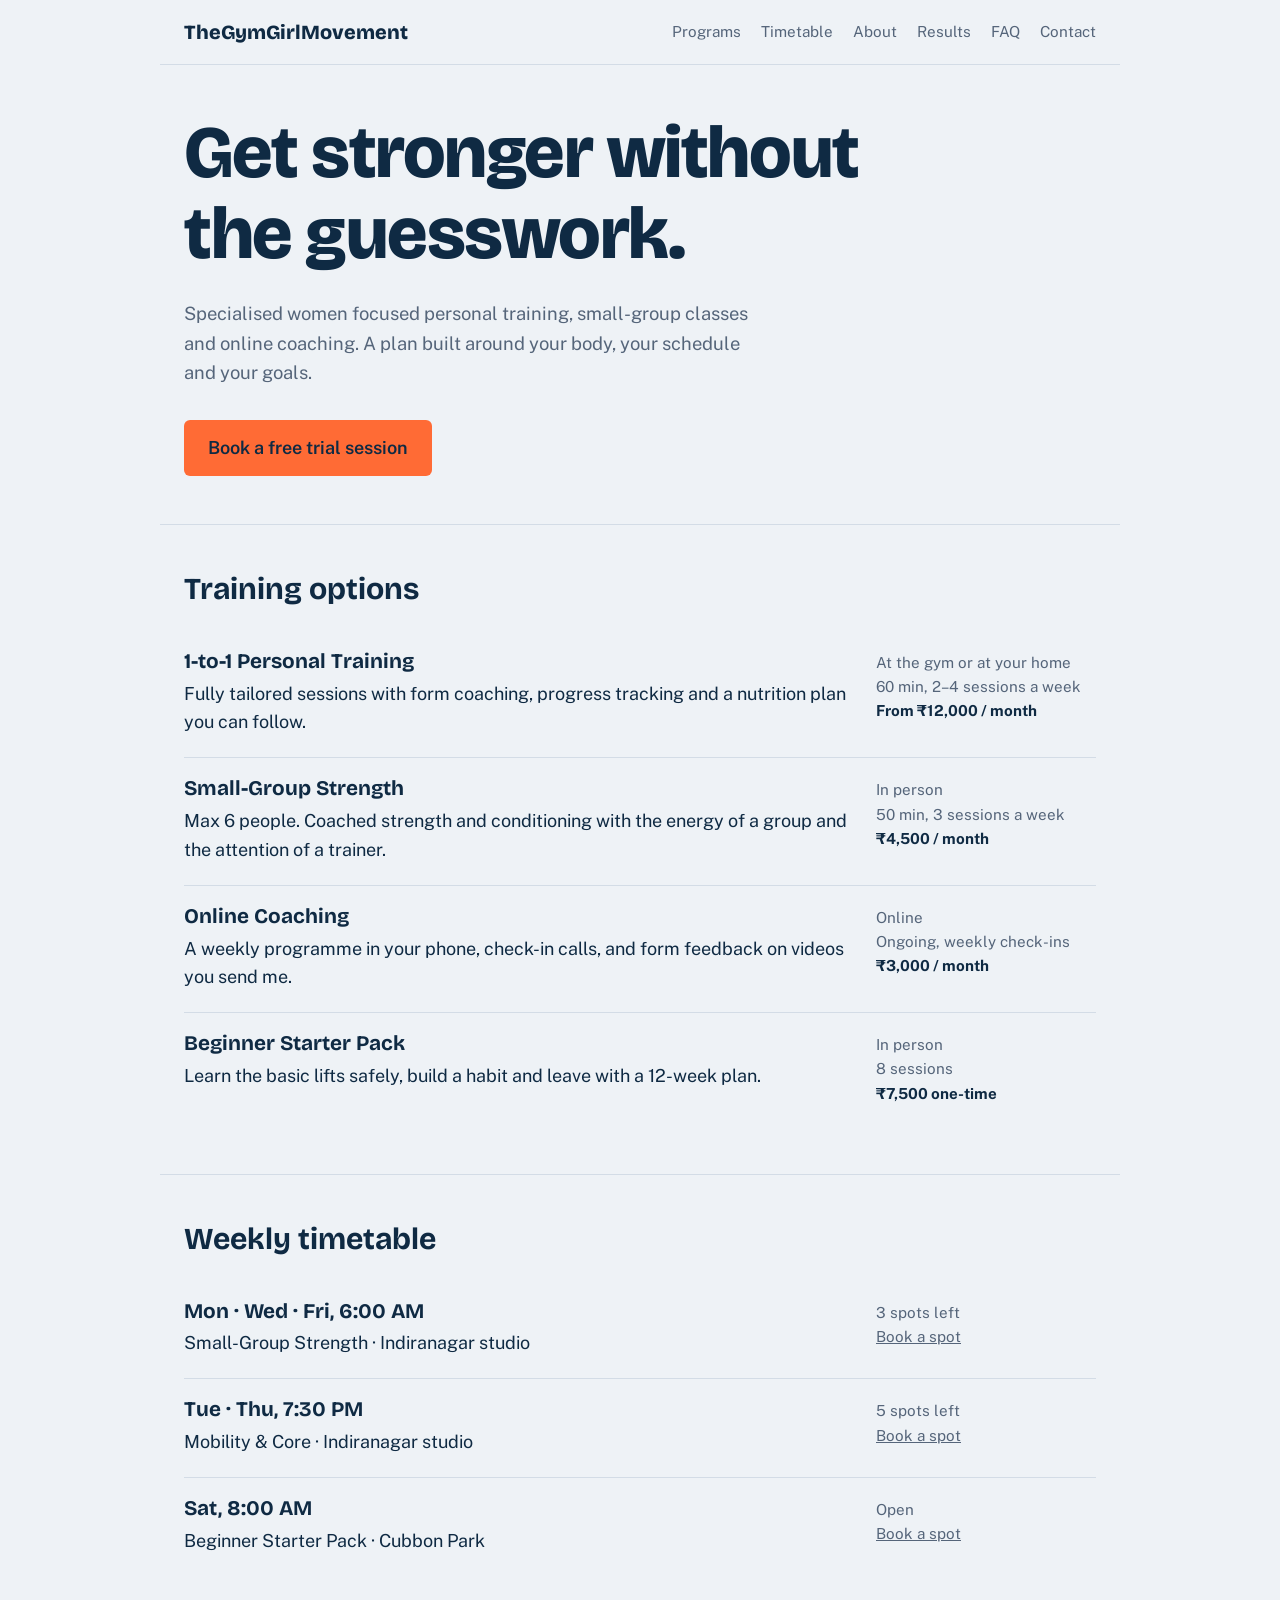
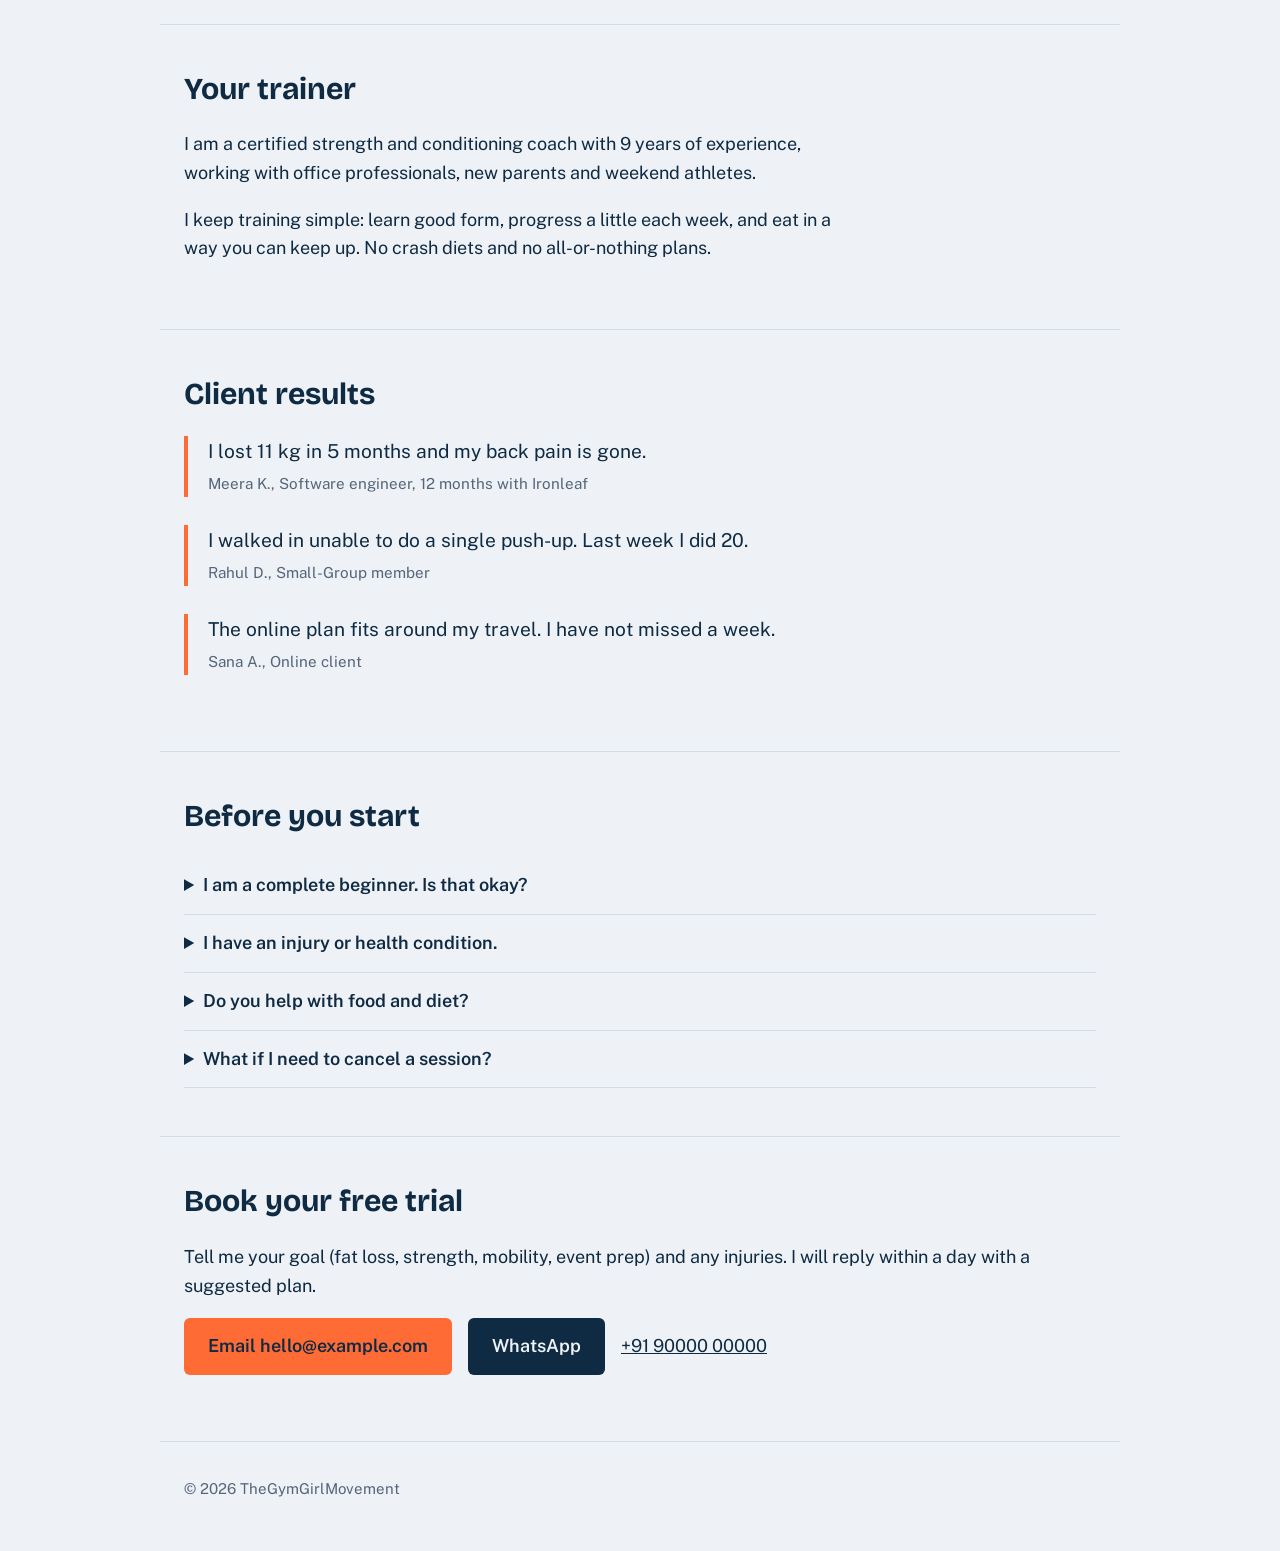
<file: index.html>
<!DOCTYPE html>
<html lang="en">
<head>
  <meta charset="utf-8">
  <meta name="viewport" content="width=device-width, initial-scale=1">
  <title>Training</title>
  <meta name="description" content="Personal training, group classes and online coaching">
  <link rel="preconnect" href="https://fonts.googleapis.com">
  <link rel="preconnect" href="https://fonts.gstatic.com" crossorigin>
  <link href="https://fonts.googleapis.com/css2?family=Bricolage+Grotesque:wght@600;800&family=Public+Sans:wght@400;600&display=swap" rel="stylesheet">
  <link rel="stylesheet" href="style.css">
</head>
<body>
  <header class="top wrap">
    <a href="#" class="brand" id="brand"></a>
    <nav id="nav"></nav>
  </header>

  <main>
    <section class="hero wrap">
      <h1 id="tagline"></h1>
      <p class="lead" id="intro"></p>
      <a class="btn" id="cta" href="#contact"></a>
    </section>

    <section id="programs" class="wrap"><h2>Programs</h2><div id="programs-list"></div></section>
    <section id="sessions" class="wrap"><h2>Upcoming sessions</h2><div id="sessions-list"></div></section>
    <section id="about" class="wrap"><h2 id="about-heading"></h2><div id="about-text"></div></section>
    <section id="testimonials" class="wrap"><h2>What clients say</h2><div id="testimonials-list"></div></section>
    <section id="faq" class="wrap"><h2>Questions</h2><div id="faq-list"></div></section>
    <section id="contact" class="wrap"><h2>Get in touch</h2><div id="contact-body"></div></section>
  </main>

  <footer class="wrap"><small id="footer"></small></footer>

  <script src="content.js"></script>
  <script src="script.js"></script>
</body>
</html>
</file>
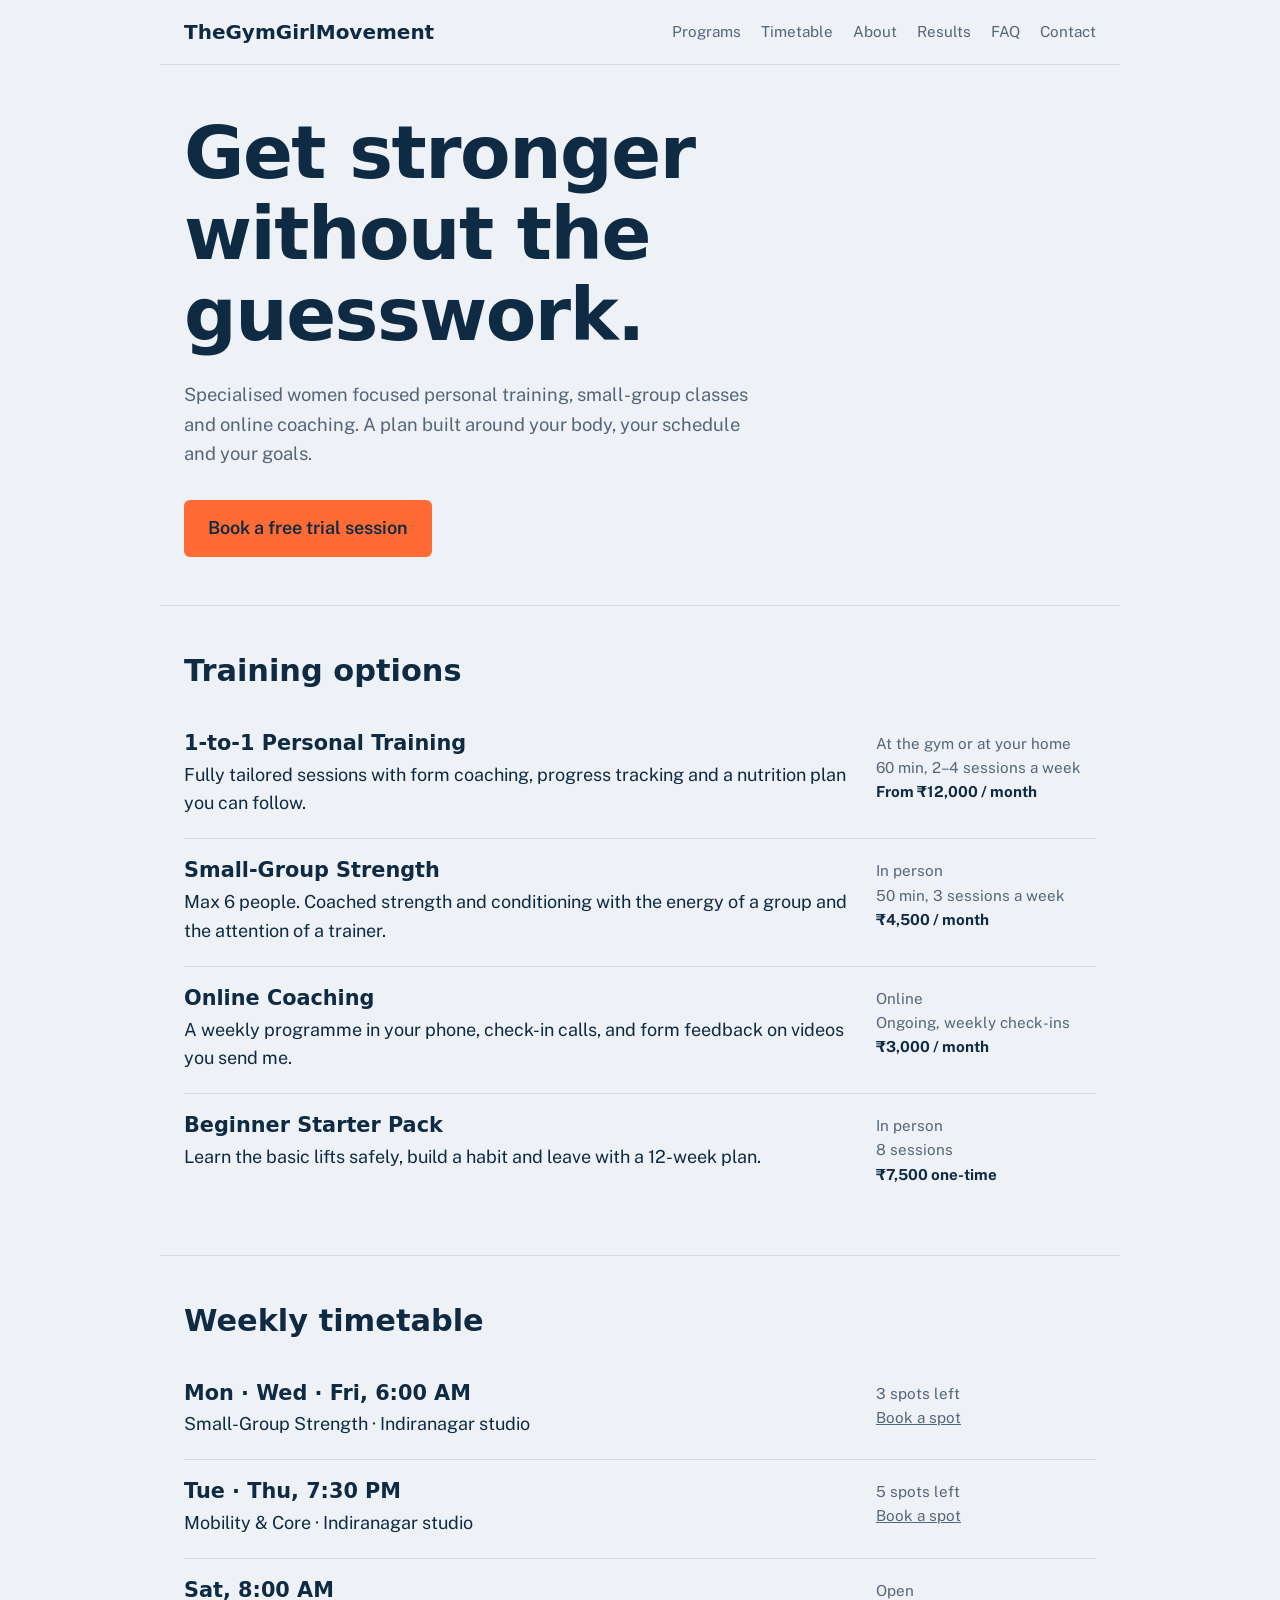
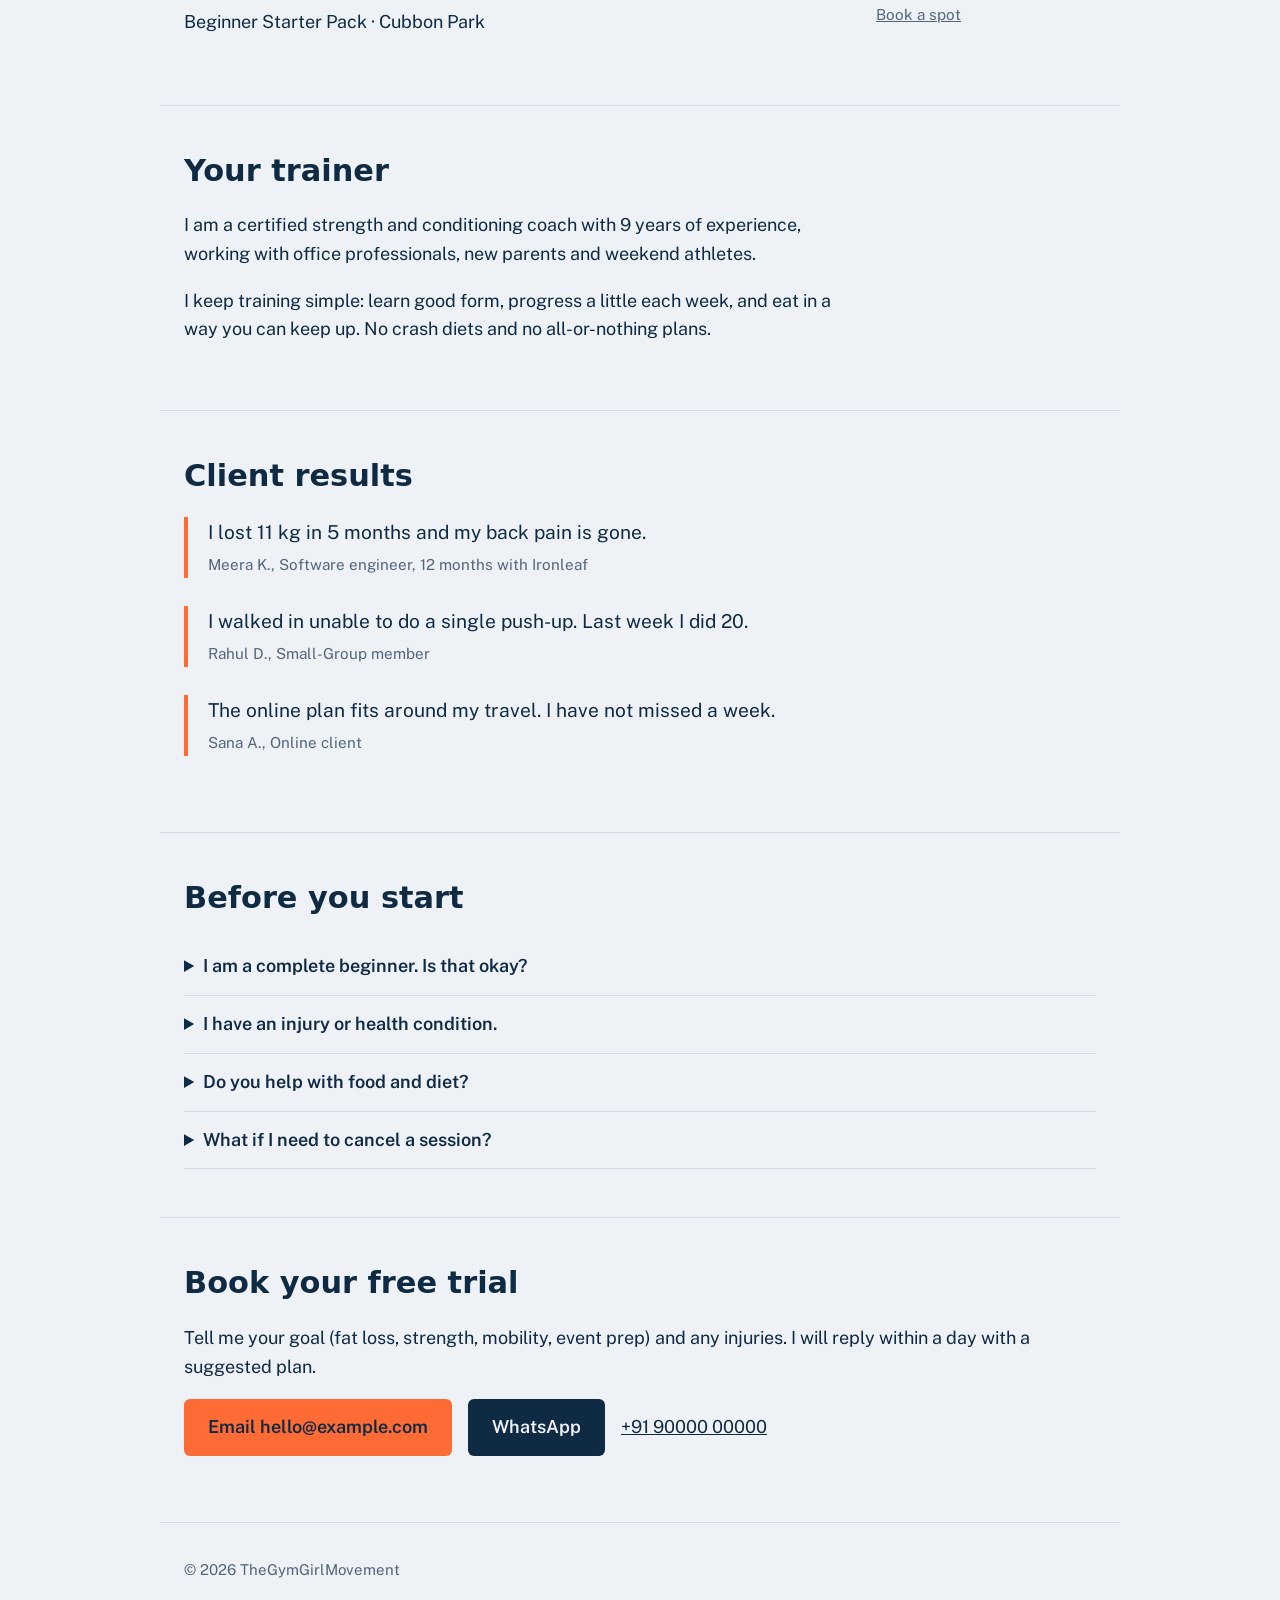
<file: index (1).html>
<!DOCTYPE html>
<html lang="en">
<head>
  <meta charset="utf-8">
  <meta name="viewport" content="width=device-width, initial-scale=1">
  <title>Training</title>
  <meta name="description" content="Personal training, group classes and online coaching">
  <link rel="preconnect" href="https://fonts.googleapis.com">
  <link rel="preconnect" href="https://fonts.gstatic.com" crossorigin>
  <link href="https://fonts.googleapis.com/css2?family=Bodoni+Moda:opsz,wght@6..96,400&family=Public+Sans:wght@400;600&display=swap" rel="stylesheet">
  <link rel="stylesheet" href="style.css">
</head>
<body>
  <header class="top wrap">
    <a href="#" class="brand" id="brand"></a>
    <nav id="nav"></nav>
  </header>

  <main>
    <section id="hero" class="hero wrap">
      <h1 id="tagline"></h1>
      <p class="lead" id="intro"></p>
      <a class="btn" id="cta" href="#contact"></a>
    </section>

    <section id="programs" class="wrap"><h2>Programs</h2><div id="programs-list"></div></section>
    <section id="sessions" class="wrap"><h2>Upcoming sessions</h2><div id="sessions-list"></div></section>
    <section id="about" class="wrap"><h2 id="about-heading"></h2><div id="about-text"></div></section>
    <section id="testimonials" class="wrap"><h2>What clients say</h2><div id="testimonials-list"></div></section>
    <section id="faq" class="wrap"><h2>Questions</h2><div id="faq-list"></div></section>
    <section id="contact" class="wrap"><h2>Get in touch</h2><div id="contact-body"></div></section>
  </main>

  <footer class="wrap"><small id="footer"></small></footer>

  <script src="content.js"></script>
  <script src="script.js"></script>
</body>
</html>
</file>
<file: style.css>
:root { --bg:#F3F6F8; --ink:#14213D; --accent:#F2A900; --muted:#5B6577; --line:#D5DBE3; }
* { box-sizing: border-box; }
html { scroll-behavior: smooth; }
body { margin:0; background:var(--bg); color:var(--ink); font:18px/1.6 "Public Sans", system-ui, sans-serif; }
.wrap { max-width: 960px; margin: 0 auto; padding: 0 24px; }
h1, h2, h3, .brand { font-family: "Bricolage Grotesque", system-ui, sans-serif; line-height: 1.1; }
a { color: inherit; }
:focus-visible { outline: 3px solid var(--accent); outline-offset: 3px; }

.top { display:flex; justify-content:space-between; align-items:center; gap:16px; flex-wrap:wrap; padding-top:20px; padding-bottom:20px; }
.brand { font-weight:800; font-size:1.25rem; text-decoration:none; }
nav { display:flex; gap:20px; flex-wrap:wrap; font-size:.95rem; }
nav a { text-decoration:none; color:var(--muted); }
nav a:hover { color:var(--ink); }

.hero { padding-top:72px; padding-bottom:72px; }
.hero h1 { font-size:clamp(2.4rem, 7vw, 4.6rem); font-weight:800; max-width:15ch; margin:0 0 24px; letter-spacing:-.02em; }
.lead { max-width:52ch; color:var(--muted); font-size:1.15rem; margin:0 0 32px; }

.btn { display:inline-block; background:var(--accent); color:var(--ink); font-weight:600; padding:14px 24px; border-radius:6px; text-decoration:none; border:0; font:inherit; font-weight:600; cursor:pointer; }
.btn:hover { filter:brightness(.95); }
.btn.alt { background:var(--ink); color:var(--bg); }

section.wrap { padding-top:48px; padding-bottom:48px; border-top:1px solid var(--line); }
h2 { font-size:1.9rem; margin:0 0 24px; }
h3 { font-size:1.3rem; margin:0 0 6px; }

.row { display:grid; grid-template-columns: 1fr 220px; gap:24px; padding:20px 0; border-bottom:1px solid var(--line); }
.row:last-child { border-bottom:0; }
.row p { margin:0; }
.row .meta { color:var(--muted); font-size:.95rem; }
.row .meta strong { color:var(--ink); }

#about-text p { max-width:62ch; }
blockquote { margin:0 0 28px; padding-left:20px; border-left:4px solid var(--accent); max-width:60ch; }
blockquote p { margin:0 0 6px; font-size:1.2rem; }
blockquote footer { color:var(--muted); font-size:.95rem; }

details { border-bottom:1px solid var(--line); padding:14px 0; }
summary { cursor:pointer; font-weight:600; }
details p { margin:10px 0 0; color:var(--muted); max-width:62ch; }

.links { display:flex; gap:16px; align-items:center; flex-wrap:wrap; }
form { display:grid; gap:16px; max-width:520px; margin-top:32px; }
label { display:grid; gap:6px; font-weight:600; font-size:.95rem; }
input, textarea { font:inherit; padding:12px; border:1px solid var(--line); border-radius:6px; background:#fff; }
footer.wrap { padding-top:32px; padding-bottom:48px; color:var(--muted); border-top:1px solid var(--line); }

@media (max-width:640px) {
  .row { grid-template-columns:1fr; gap:8px; }
  .hero { padding-top:40px; padding-bottom:40px; }
  body { font-size:17px; }
}
</file>
